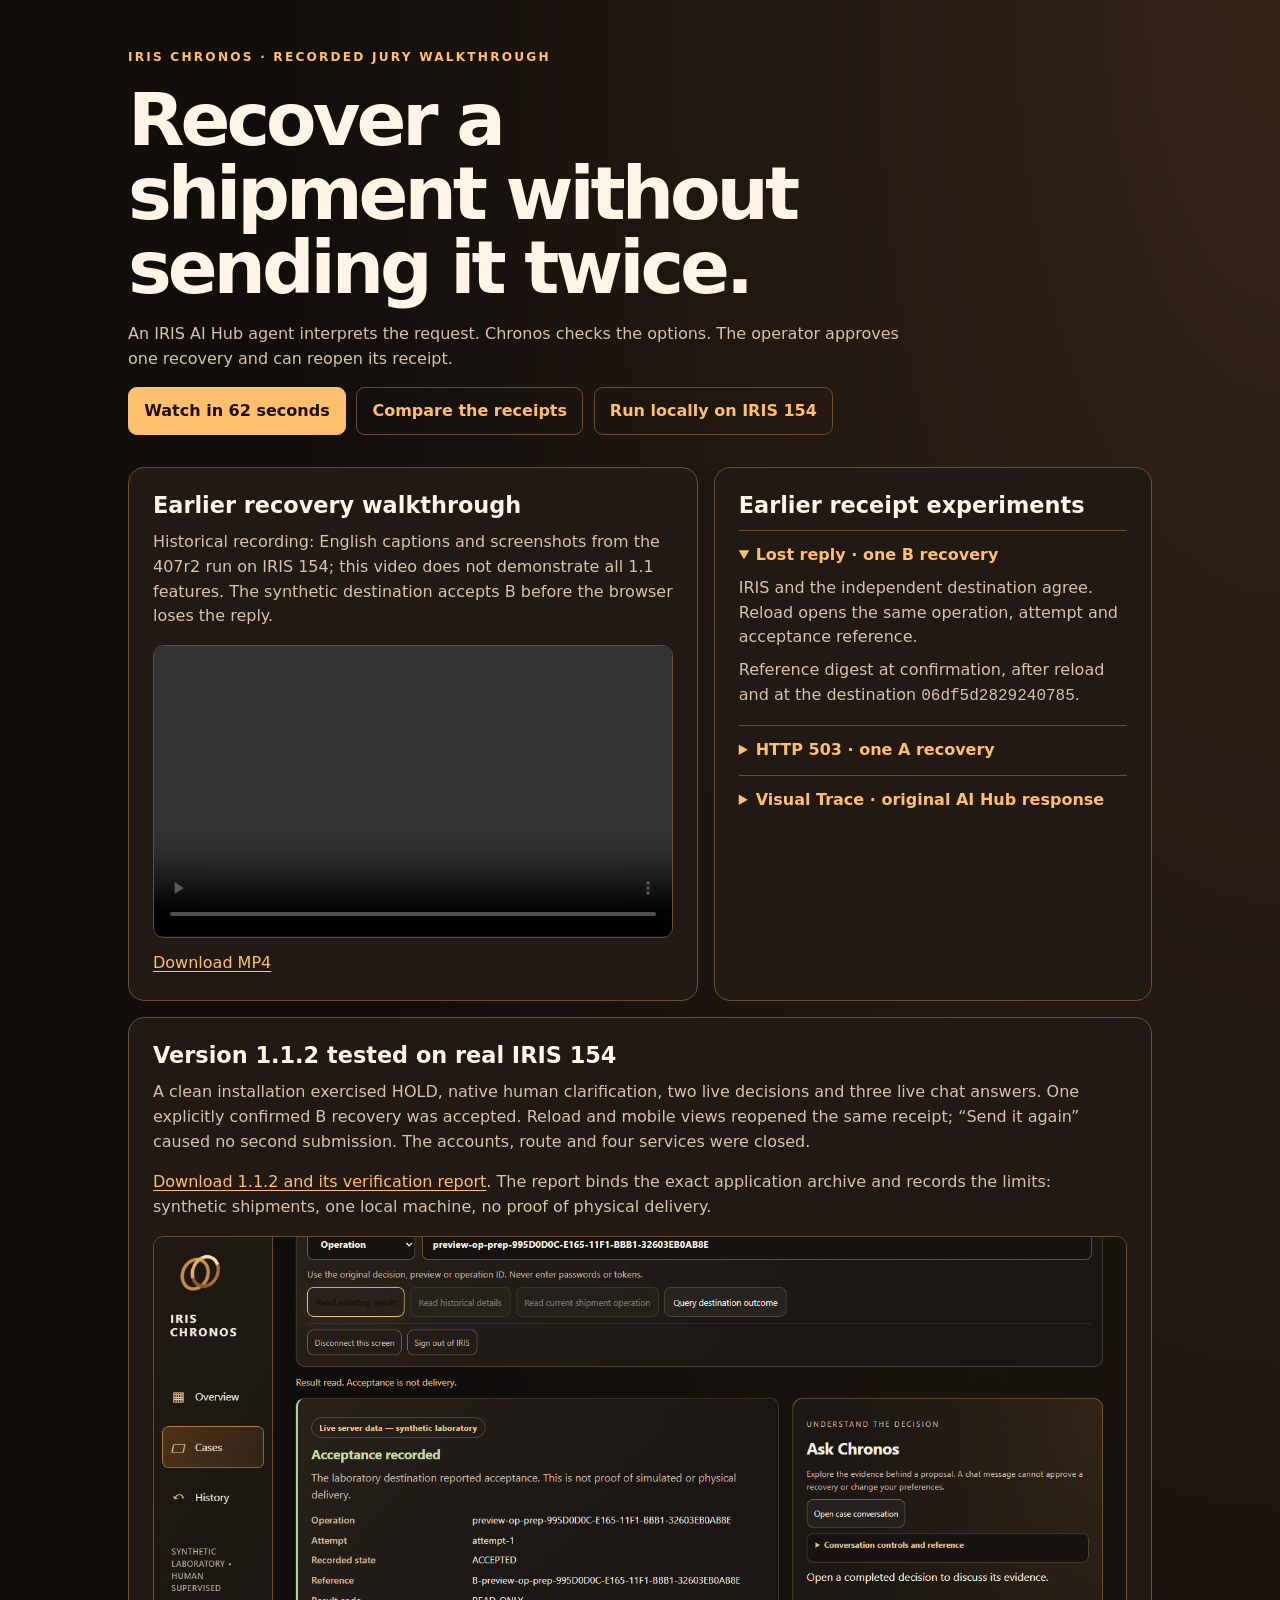
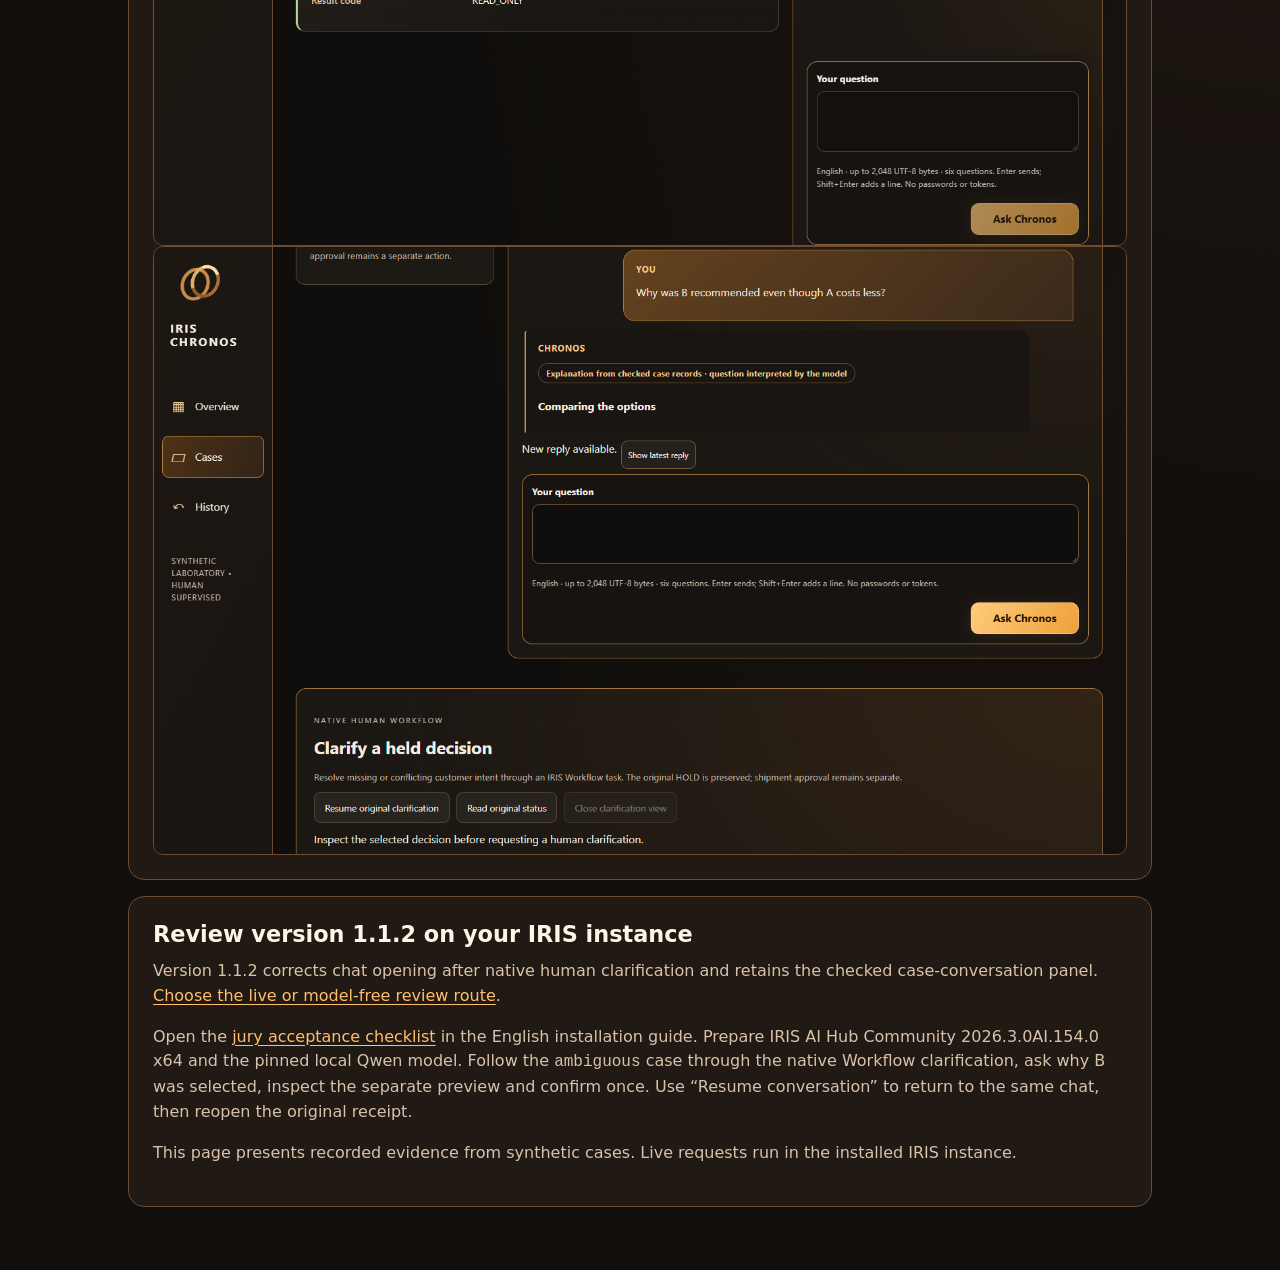
<file: docs/index.html>
<!doctype html>
<html lang="en">
<meta charset="utf-8">
<meta name="viewport" content="width=device-width,initial-scale=1">
<meta http-equiv="Content-Security-Policy" content="default-src 'none'; style-src 'unsafe-inline'; img-src 'self'; media-src 'self'; base-uri 'none'; form-action 'none'">
<title>IRIS Chronos 1.1.2 · Jury walkthrough</title>
<style>
  :root {color-scheme:dark;--ink:#fff4e5;--muted:#d8c2aa;--accent:#ffbf6c;--line:#6c4b32;--panel:#211914}
  * {box-sizing:border-box}
  html {scroll-behavior:auto}
  body {margin:0;background:radial-gradient(ellipse at top right,#352317,transparent 55%),#110e0c;color:var(--ink);font:1rem/1.55 system-ui,sans-serif}
  main {max-width:70rem;margin:auto;padding:clamp(1.25rem,4vw,3rem)}
  header {margin-bottom:2rem;max-width:49rem}
  .brand {font-size:.76rem;font-weight:800;letter-spacing:.18em;text-transform:uppercase;color:var(--accent)}
  h1,h2,p {margin-top:0}
  h1 {font-size:clamp(2.4rem,6vw,4.6rem);line-height:1.01;letter-spacing:-.055em;margin-bottom:1rem;text-wrap:balance}
  h2 {font-size:1.4rem;line-height:1.2;margin-bottom:.7rem}
  p {color:var(--muted);margin-bottom:1rem}
  a {color:var(--accent);text-underline-offset:.2em}
  a:focus-visible,summary:focus-visible,video:focus-visible {outline:2px solid var(--accent);outline-offset:4px}
  .actions {display:flex;gap:.65rem;flex-wrap:wrap}
  .button {display:inline-block;padding:.65rem .95rem;border:1px solid var(--line);border-radius:.55rem;font-weight:700;text-decoration:none}
  .button.primary {color:#1c1007;background:var(--accent);border-color:var(--accent)}
  section {padding:clamp(1rem,3vw,1.5rem);margin:1rem 0;background:var(--panel);border:1px solid var(--line);border-radius:1rem;scroll-margin-top:1rem}
  .walkthrough {display:grid;grid-template-columns:minmax(0,1.3fr) minmax(0,1fr);gap:1rem}
  .walkthrough section {margin:0}
  img.native-ui {display:block;width:100%;height:auto;border:1px solid var(--line);border-radius:.65rem}
  video {display:block;width:100%;aspect-ratio:16/9;background:#100b08;border:1px solid var(--line);border-radius:.65rem;margin:.85rem 0}
  details {padding:.75rem 0;border-top:1px solid var(--line)}
  summary {cursor:pointer;font-weight:700;color:var(--accent)}
  details p {margin:.5rem 0 .25rem}
  code {overflow-wrap:anywhere}
  @media (max-width:50rem) {.walkthrough {grid-template-columns:1fr}}
</style>
<main>
  <header>
    <p class="brand">IRIS Chronos · Recorded jury walkthrough</p>
    <h1>Recover a shipment without sending it twice.</h1>
    <p>An IRIS AI Hub agent interprets the request. Chronos checks the options. The operator approves one recovery and can reopen its receipt.</p>
    <nav class="actions" aria-label="Jury walkthrough">
      <a class="button primary" href="#watch">Watch in 62 seconds</a>
      <a class="button" href="#proof">Compare the receipts</a>
      <a class="button" href="#live">Run locally on IRIS 154</a>
    </nav>
  </header>
  <div class="walkthrough">
    <section id="watch" aria-labelledby="watch-title">
      <h2 id="watch-title">Earlier recovery walkthrough</h2>
      <p>Historical recording: English captions and screenshots from the 407r2 run on IRIS 154; this video does not demonstrate all 1.1 features. The synthetic destination accepts B before the browser loses the reply.</p>
      <video controls playsinline preload="metadata" aria-label="62-second recorded Chronos recovery"><source src="chronos-proof.mp4" type="video/mp4"></video>
      <a href="chronos-proof.mp4" download>Download MP4</a>
    </section>
    <section id="proof" aria-labelledby="proof-title">
      <h2 id="proof-title">Earlier receipt experiments</h2>
      <details open>
        <summary>Lost reply · one B recovery</summary>
        <p>IRIS and the independent destination agree. Reload opens the same operation, attempt and acceptance reference.</p>
        <p>Reference digest at confirmation, after reload and at the destination <code>06df5d2829240785</code>.</p>
      </details>
      <details>
        <summary>HTTP 503 · one A recovery</summary>
        <p>A local fixture returns 503 for the original. Chronos reads its definitive closure. One reconciliation takes the same queued recovery from UNKNOWN to ACCEPTED.</p>
        <p>Reference digest after reconciliation, after reload and at the destination <code>c23faf61d3472af4</code>.</p>
      </details>
      <details>
        <summary>Visual Trace · original AI Hub response</summary>
        <p>The recorded message body shows 2,164 tokens and a 2,479 ms SDK call interval. <a href="visual-trace.png">Open the IRIS graph</a>.</p>
      </details>
    </section>
  </div>
  <section id="current" aria-labelledby="current-title">
    <h2 id="current-title">Version 1.1.2 tested on real IRIS 154</h2>
    <p>A clean installation exercised HOLD, native human clarification, two live decisions and three live chat answers. One explicitly confirmed B recovery was accepted. Reload and mobile views reopened the same receipt; “Send it again” caused no second submission. The accounts, route and four services were closed.</p>
    <p><a href="https://github.com/seypherWork/iris-chronos/releases/tag/v1.1.2">Download 1.1.2 and its verification report</a>. The report binds the exact application archive and records the limits: synthetic shipments, one local machine, no proof of physical delivery.</p>
    <img class="native-ui" src="native-receipt-1.1.2.png" alt="Same accepted operation after reload in the clean IRIS Chronos 1.1.2 test">
    <img class="native-ui" src="native-chat-1.1.2.png" alt="The real 1.1.2 case chat explains why an accepted operation must not be resent">
  </section>
  <section id="live" aria-labelledby="live-title">
    <h2 id="live-title">Review version 1.1.2 on your IRIS instance</h2>
    <p>Version 1.1.2 corrects chat opening after native human clarification and retains the checked case-conversation panel. <a href="https://github.com/seypherWork/iris-chronos#see-it-and-run-it">Choose the live or model-free review route</a>.</p>
    <p>Open the <a href="https://github.com/seypherWork/iris-chronos/blob/v1.1.2/deployment/JURY-ROUTE.md#short-acceptance-checklist">jury acceptance checklist</a> in the English installation guide. Prepare IRIS AI Hub Community 2026.3.0AI.154.0 x64 and the pinned local Qwen model. Follow the <code>ambiguous</code> case through the native Workflow clarification, ask why B was selected, inspect the separate preview and confirm once. Use “Resume conversation” to return to the same chat, then reopen the original receipt.</p>
    <p>This page presents recorded evidence from synthetic cases. Live requests run in the installed IRIS instance.</p>
  </section>
</main>
</html>
</file>
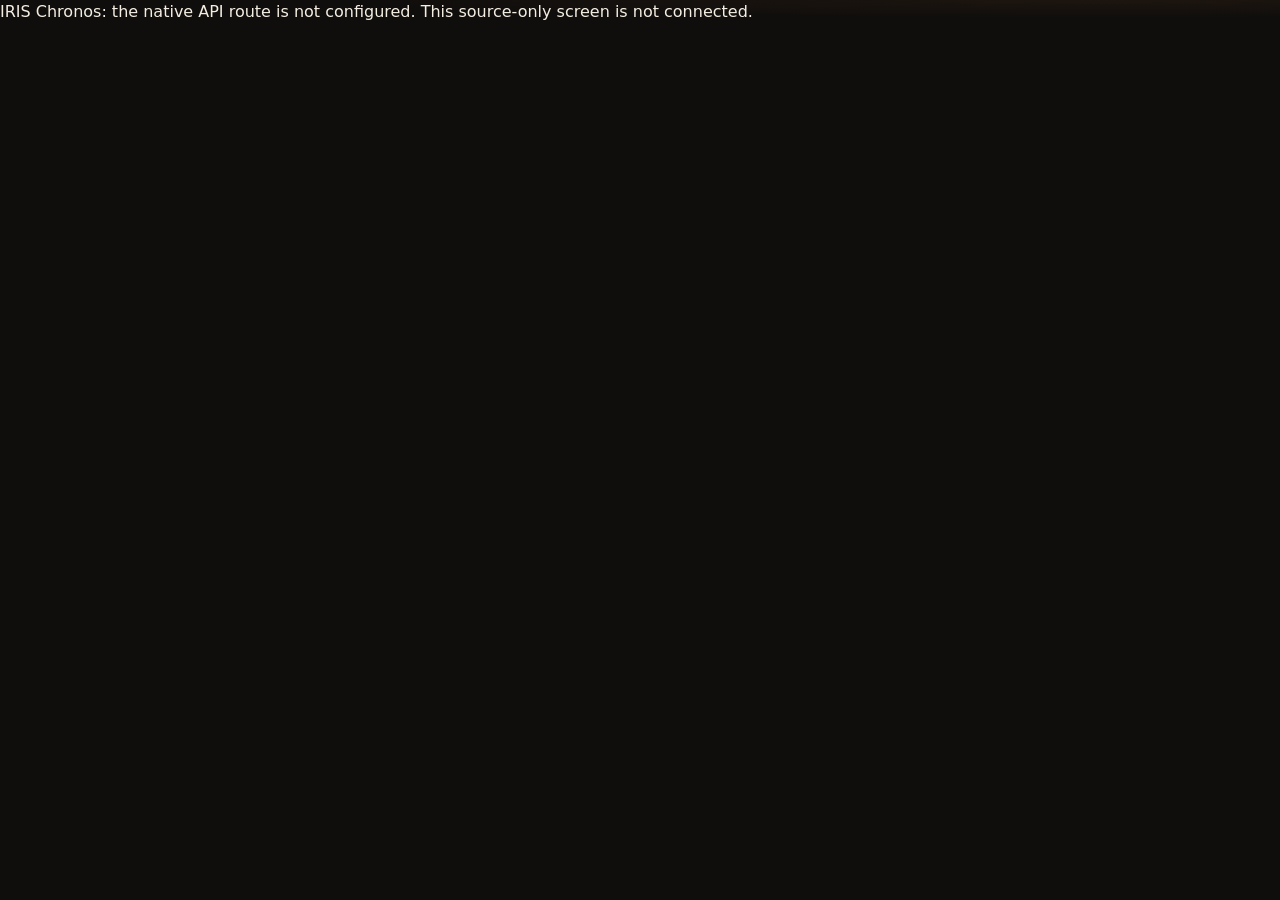
<file: src/chronos_web/index.html>
<!doctype html>
<html lang="en">
<head>
  <meta charset="utf-8">
  <meta name="viewport" content="width=device-width, initial-scale=1">
  <meta name="referrer" content="no-referrer">
  <meta name="chronos-api-base" content="">
  <title>IRIS Chronos — Recovery evidence</title>
  <link rel="stylesheet" href="./screen.css">
  <script type="module" src="./boot.mjs"></script>
</head>
<body>
  <div id="chronos-app">Loading the Chronos screen. No connection has been started.</div>
  <noscript>JavaScript is required to query an existing result. No recovery has been submitted.</noscript>
</body>
</html>
</file>
<file: src/chronos_web/screen.css>
:root{color-scheme:dark;font:16px/1.55 system-ui,-apple-system,"Segoe UI",sans-serif;color:#f4ede1;background:#100e0c;--gold:#ffbc61;--muted:#c5b7a6;--line:#5d4934;--panel:#1d1915;--green:#bad498}
*{box-sizing:border-box}body{margin:0;overflow-wrap:anywhere;background:radial-gradient(ellipse at 86% 2%,#3a25174d,transparent 48%),#100e0c}button,input,select{font:inherit}button{cursor:pointer}button:disabled{cursor:not-allowed;color:#b6a998;background:#27231e;border-color:#584a3b;opacity:.65}button:not(:disabled):hover{border-color:#ffcc85;background:#59391d;color:#fff4e5}button:focus-visible,input:focus-visible,select:focus-visible,summary:focus-visible,[tabindex]:focus-visible{outline:3px solid #ffd392;outline-offset:4px}button,input,select{min-height:46px;border:1px solid #806144;border-radius:10px;padding:10px 15px}input,select{width:100%;min-width:0;background:#15120f;color:#f4ede1}button{background:#25201b;color:#f4ede1;transition:background .12s,border-color .12s}button[type=submit],.chronos-primary{background:linear-gradient(120deg,#ffcb7c,#efa139);border-color:#ffd897;color:#201205;font-weight:750;box-shadow:0 3px 24px #f9a64122}button[type=submit]:not(:disabled):hover,.chronos-primary:not(:disabled):hover{background:#ffd392;color:#201205}button:disabled.chronos-primary{background:#37291b;color:#c0ab8f;box-shadow:none}
.chronos-shell{max-width:1720px;margin:0 auto;display:grid;grid-template-columns:176px minmax(0,1fr);min-height:100vh}.chronos-nav{border-right:1px solid #6c4a2b;background:linear-gradient(120deg,#211a14,#12100e);padding:34px 12px;min-width:0}.chronos-nav-inner{position:sticky;top:28px}.chronos-brand{font-size:1.22rem;font-weight:750;letter-spacing:.19em;line-height:1.15;padding:16px 15px 44px;white-space:pre-line}.chronos-mark{position:relative;display:block;width:54px;height:48px;margin:0 0 18px 28px}.chronos-mark::before,.chronos-mark::after{content:"";position:absolute;border:5px solid #c78c49;border-radius:50%;width:32px;height:40px;transform:rotate(24deg);top:2px;left:0}.chronos-mark::after{left:15px;top:-2px;border-color:#ffe0ac #a76f36 #8f5c2e #e2af70}.chronos-nav nav{display:grid;gap:13px}.chronos-nav button{text-align:left;width:100%;border-color:transparent;background:transparent;display:flex;gap:13px;align-items:center;padding:13px 11px}.chronos-nav button.is-active{border-color:#b78243;background:linear-gradient(110deg,#7e4d1b80,#332419)}.chronos-nav-icon{font-size:1.35rem;color:#eac797;width:24px;text-align:center}.chronos-nav-note{font-size:.73rem;color:var(--muted);padding:28px 14px;letter-spacing:.08em;text-transform:uppercase}.chronos-workspace{min-width:0;padding:24px 34px 40px}
.chronos-hero{position:relative;min-height:282px;overflow:hidden;padding:24px 14px 18px;margin-bottom:20px}.eyebrow{font-size:.7rem;letter-spacing:.2em;text-transform:uppercase;color:var(--muted);position:relative;z-index:1}.chronos-hero h1{position:relative;z-index:1;font-size:clamp(2.7rem,5.3vw,5rem);font-weight:850;letter-spacing:-.035em;line-height:.98;max-width:820px;margin:22px 0 12px;text-transform:uppercase;white-space:pre-line;color:#fff4e2;text-shadow:0 3px 18px #100b07}.chronos-tagline{position:relative;z-index:1;font-size:clamp(1rem,1.7vw,1.45rem);color:#e6d8c5;margin:14px 0}.chronos-hero .chronos-provenance{position:relative;z-index:1;display:inline-block;max-width:100%;background:#18120dd9}.chronos-hero .hint{position:relative;z-index:1;max-width:710px}.chronos-route-art{position:absolute;right:-12px;top:60px;width:48%;height:210px;opacity:.8;pointer-events:none;transform:rotate(-12deg)}.chronos-track{position:absolute;left:4%;right:0;top:155px;height:36px;background:linear-gradient(#b97a3c,#422514 27%,#f4b266 38%,#915124 48%,#2b1910 90%);transform:skewX(-32deg);box-shadow:0 6px 28px #f6a54544;border-top:2px solid #fbd09a}.chronos-arc{position:absolute;left:19%;top:8px;width:65%;height:145px;border:5px solid #ffc469;border-bottom:0;border-radius:180px 180px 0 0;filter:drop-shadow(0 0 7px #ffae4d)}.chronos-arc::after{content:"";position:absolute;right:-9px;bottom:0;border:12px solid transparent;border-top-color:#ffce83;transform:rotate(-22deg)}.chronos-node{position:absolute;width:55px;height:45px;border-radius:50% 50% 30% 30%;background:linear-gradient(100deg,#4d2b18,#dc9d5b 48%,#63371d);border-top:4px solid #ffe1b2;box-shadow:0 8px 16px #0009;top:140px;left:15%}.chronos-node--end{left:80%}.chronos-node--blocked{left:48%;color:#ffd8b0;text-align:center;font-size:1.8rem;font-weight:bold;background:linear-gradient(#a4663d,#321b14);border-top-color:#cd9164}
.chronos-stages{list-style:none;margin:0 0 28px;padding:0;display:grid;grid-template-columns:repeat(3,minmax(0,1fr));border:1px solid #8c6742;border-radius:12px;overflow:hidden;background:linear-gradient(110deg,#49321f,#1c1814)}.chronos-stages li{padding:13px 22px;display:flex;align-items:center;gap:16px;border-right:1px solid #775337;text-transform:uppercase;font-size:.9rem;letter-spacing:.12em}.chronos-stages li:last-child{border:0}.chronos-stages strong{font-size:2rem;color:#e6bf8c;font-weight:550}.chronos-stages li.is-current{background:linear-gradient(110deg,#633b13,#b37734);color:#fff6e8}.chronos-stages li.is-current strong{color:#ffdfaa}
h2{font-size:1.25rem;letter-spacing:-.015em;margin:0 0 14px}h3{font-size:1rem}p{margin:12px 0}.chronos-provenance{font-size:.73rem;font-weight:700;letter-spacing:.04em;color:#f3c88a;border:1px solid #6d4e2c;border-radius:30px;padding:5px 11px;width:fit-content;max-width:100%}.hint{color:var(--muted);font-size:.84rem}form,.chronos-result,.chronos-recovery,.chronos-consent,.chronos-limits{border:1px solid var(--line);border-radius:14px;background:linear-gradient(130deg,#28211b,#191613 70%);padding:24px;min-width:0}form{display:grid;grid-template-columns:190px minmax(0,1fr);gap:14px;border-top-color:#9b713e}label{display:flex;flex-direction:column;gap:7px;font-size:.88rem;font-weight:650}form .hint,.actions{grid-column:1/-1}.actions{display:flex;flex-wrap:wrap;gap:10px}.actions button{font-size:.85rem}form .hint{margin:0}form .chronos-session-actions{padding-top:8px;border-top:1px solid #483929}.chronos-session-actions button{font-size:.78rem;color:var(--muted);padding:6px 12px;min-height:38px;background:transparent}.chronos-screen-status{padding:8px 0;color:#e6c190;font-size:.87rem;min-height:32px}[role=status]{overflow-wrap:anywhere}.chronos-review-layout{min-width:0}.chronos-result{margin:0 0 20px;border-left:3px solid #c18b4d}.chronos-result--warning{border-left-color:#ffbe63}.chronos-result--error{border-left-color:#f5897e}.chronos-result--success{border-left-color:var(--green)}.chronos-result--error>h2{color:#ffada3}.chronos-result--success>h2{color:#c5dda6}.chronos-result>p:not(.chronos-provenance){color:var(--muted)}dl{display:grid;grid-template-columns:minmax(140px,1fr) minmax(0,2fr);gap:8px 22px;font-size:.88rem}dt{color:#d9bd98;font-weight:600}dd{margin:0;white-space:pre-wrap;overflow-wrap:anywhere}.chronos-detail-section{border-top:1px solid #4e3c2b;margin-top:22px;padding-top:16px;min-width:0}.chronos-detail-section>p{color:var(--muted);font-size:.85rem}.chronos-fold{border:1px solid #57432e;border-radius:10px;margin:16px 0;padding:12px 16px;background:#171310}.chronos-fold summary{cursor:pointer;font-weight:650;color:#e9c797;min-height:30px}.chronos-fold summary h3{display:inline;font:inherit}.chronos-fold[open] summary{margin-bottom:14px}.chronos-table-scroll{max-width:100%;overflow-x:auto;margin:12px 0}.chronos-table-scroll table{border-collapse:collapse;width:100%;min-width:640px;font-size:.86rem}.chronos-table-scroll caption{text-align:left;margin-bottom:10px;color:#d8ba95}.chronos-table-scroll th,.chronos-table-scroll td{border-bottom:1px solid #59432d;text-align:left;padding:12px;vertical-align:top}.chronos-table-scroll th{background:#36291c;color:#f1c895}
.chronos-options{display:grid;grid-template-columns:1fr 1fr;gap:20px;margin:18px 0}.chronos-option{position:relative;border:1px solid #776049;border-radius:14px;padding:22px;background:linear-gradient(135deg,#302820,#1b1815);min-width:0}.chronos-option--proposed{border:2px solid #ffca78;box-shadow:0 0 18px #ec9b2633,inset 0 1px 18px #b56c1820;background:linear-gradient(135deg,#48301a,#201a13)}.chronos-option h4{font-size:1.15rem;letter-spacing:.08em;margin:0 0 16px;text-transform:uppercase}.chronos-option-badge{display:inline-block;padding:4px 9px;background:#ffc56f;color:#251403;border-radius:7px;font-size:.72rem;font-weight:700;margin-bottom:12px}.chronos-option dl{grid-template-columns:1fr;gap:2px;margin-bottom:0}.chronos-option dt{font-size:.74rem;color:var(--muted)}.chronos-option dd{font-size:1rem;margin-bottom:10px}.chronos-option dd.chronos-cost{font-size:1.7rem;font-weight:650;color:#ffe5bf}.chronos-option small{font-size:.74rem;color:var(--muted)}
.chronos-recovery{margin:24px 0}.chronos-recovery>p{color:var(--muted);font-size:.86rem}.chronos-recovery .actions{margin-top:16px}.chronos-limits{margin-top:24px;background:#171310}.chronos-limits p{font-size:.84rem;color:var(--muted)}.chronos-consent{display:grid;grid-template-columns:minmax(0,1fr) minmax(290px,340px);align-items:start;gap:24px;background:transparent;border:0;padding:0;margin:20px 0}.chronos-consent-controls{grid-column:2;border:1px solid #bb7d39;border-radius:14px;background:radial-gradient(ellipse at 0 0,#89512499,transparent 65%),linear-gradient(130deg,#302318,#1c1611);padding:26px;min-width:0}.chronos-consent-controls>h2{text-transform:uppercase;font-size:1.5rem;letter-spacing:.07em}.chronos-consent-controls>p{font-size:.85rem}.chronos-consent-controls>button{width:100%;margin:8px 0}.chronos-consent-controls .actions{display:grid;grid-template-columns:1fr;gap:10px}.chronos-consent-controls .actions button{width:100%}.chronos-consent-body{grid-column:1;grid-row:1;min-width:0}.chronos-consent-body:empty{display:none}.chronos-consent:not(:has(.chronos-consent-body:not(:empty))){display:block}.chronos-consent:not(:has(.chronos-consent-body:not(:empty))) .chronos-consent-controls{max-width:none}.chronos-consent:not(:has(.chronos-consent-body:not(:empty))) .chronos-consent-controls>.chronos-primary{max-width:360px}.chronos-consent-ack{display:flex;flex-direction:row;align-items:flex-start;gap:12px;margin:24px 0;padding-top:18px;border-top:1px solid #87633a;font-size:.85rem}.chronos-consent-ack input{width:24px;height:24px;min-height:24px;flex-shrink:0;margin:0;accent-color:#ffbc61}.chronos-preparation-select{margin:14px 0}.chronos-consent-controls .chronos-provenance{font-size:.7rem}
@media(min-width:1200px){.chronos-consent-controls{position:sticky;top:20px;max-height:calc(100vh - 40px);overflow-y:auto;scrollbar-color:#9d733e #241b13}}
@media(max-width:1100px){.chronos-shell{grid-template-columns:144px minmax(0,1fr)}.chronos-workspace{padding:22px}.chronos-consent{grid-template-columns:minmax(0,1fr)}.chronos-consent-controls,.chronos-consent-body{grid-column:1;grid-row:auto}.chronos-consent-body{order:0}.chronos-consent-controls{order:1}.chronos-brand{font-size:1rem;padding-left:7px}.chronos-stages li{padding:12px;gap:8px;font-size:.76rem}.chronos-hero{min-height:260px}.chronos-route-art{opacity:.45}}
@media(max-width:700px){.chronos-shell{display:block}.chronos-nav{padding:12px 16px;border-right:0;border-bottom:1px solid #76512d}.chronos-nav-inner{position:static;display:flex;align-items:center;gap:12px}.chronos-brand{font-size:.75rem;letter-spacing:.12em;padding:0;white-space:normal;max-width:78px}.chronos-mark{display:none}.chronos-nav nav{display:flex;flex:1;gap:4px;justify-content:flex-end}.chronos-nav button{padding:9px 7px;font-size:.75rem;min-height:44px;width:auto;gap:6px}.chronos-nav-icon{display:none}.chronos-nav-note{display:none}.chronos-workspace{padding:16px}.chronos-hero{min-height:0;padding:12px 0 18px;margin-bottom:8px}.chronos-hero h1{font-size:clamp(2.35rem,10vw,4rem);margin-top:20px}.chronos-tagline{font-size:1rem;max-width:300px}.chronos-route-art{opacity:.25;width:85%;right:-50px;top:70px;transform:rotate(-15deg)}.chronos-stages{margin-bottom:18px}.chronos-stages li{padding:10px 8px;display:block;font-size:.64rem;letter-spacing:.04em}.chronos-stages strong{display:block;font-size:1.4rem}form{grid-template-columns:1fr;padding:18px}dl{grid-template-columns:1fr;gap:3px}dd{margin-bottom:12px}.actions button{width:100%}.chronos-result,.chronos-consent-controls,.chronos-recovery,.chronos-limits{padding:18px}.chronos-options{gap:12px}.chronos-option{padding:14px}.chronos-option h4{font-size:1rem}.chronos-option dd{font-size:.85rem}.chronos-option dd.chronos-cost{font-size:1.4rem}.chronos-option-badge{font-size:.65rem}.chronos-fold{padding:12px}.chronos-consent{gap:4px}.chronos-result h2{font-size:1.2rem}.chronos-provenance{font-size:.68rem}}
@media(prefers-reduced-motion:reduce){*{scroll-behavior:auto!important;transition:none!important}}@media(forced-colors:active){button,.chronos-option,.chronos-consent-controls{border:1px solid ButtonText}.chronos-route-art{display:none}}

/* Visual review174: keep the complete brand legible and the case above the fold. */
.chronos-brand{font-size:1.08rem;letter-spacing:.13em;padding-left:12px;padding-right:4px;overflow-wrap:normal}
.chronos-hero h1{font-size:clamp(2.7rem,4.5vw,4.5rem);max-width:950px}
.chronos-hero{padding-top:10px;min-height:260px}
.chronos-hero .hint{font-size:.78rem;margin:8px 0}.chronos-hero .eyebrow{margin-top:4px}
@media(max-width:1100px){.chronos-brand{font-size:.9rem;letter-spacing:.1em;padding-left:5px}.chronos-hero h1{font-size:clamp(2.5rem,5vw,3.8rem)}}
@media(max-width:700px){.chronos-brand{font-size:.75rem;letter-spacing:.09em;padding:0}.chronos-hero h1{font-size:clamp(2.2rem,9.5vw,3.8rem)}.chronos-hero{min-height:0}}

.chronos-exact-summary{border:1px solid #bf8847;border-radius:12px;padding:18px;margin:20px 0;background:linear-gradient(110deg,#5b391b55,#241b13)}
.chronos-exact-summary>h3{font-size:1.12rem;color:#ffe0b0;margin:0}.chronos-exact-summary .chronos-options{margin:12px 0;gap:16px}
.chronos-current-value{min-width:0;padding:12px;border-left:2px solid #bb803d}.chronos-current-value p{font-size:.8rem;color:#d4bd9d;margin:0 0 6px}.chronos-current-value strong{font-size:1.25rem;display:block;color:#ffe8c6;overflow-wrap:anywhere}.chronos-current-value small{display:block;font-size:.75rem;margin-top:9px;color:#cbb798}
@media(max-width:700px){.chronos-exact-summary .chronos-options{grid-template-columns:1fr}.chronos-current-value strong{font-size:1.2rem}}

/* Case conversation: plain-text explanations, separate from approval. */
.chronos-conversation{border:1px solid #976d3b;border-radius:16px;padding:26px;margin:24px 0;background:radial-gradient(ellipse at 100% 0,#70472144,transparent 60%),#1b1713;min-width:0}
.chronos-conversation>h2{font-size:1.8rem;margin-bottom:8px}.chronos-chat-transcript{display:grid;gap:14px;min-width:0;margin:20px 0}.chronos-chat-question,.chronos-chat-answer{border:1px solid #61503d;border-radius:14px;padding:18px;min-width:0;max-width:100%}.chronos-chat-question{margin-left:12%;background:#382819;border-color:#9d713c}.chronos-chat-answer{margin-right:5%;background:#171411;border-left:3px solid #e9b267}.chronos-chat-transcript h3{margin:0;font-size:.8rem;letter-spacing:.08em;text-transform:uppercase;color:#f7c583}.chronos-chat-transcript p{white-space:pre-wrap;overflow-wrap:anywhere}.chronos-chat-answer-text{font-size:1rem;line-height:1.7}.chronos-chat-boundary{padding:12px;border:1px solid #966e3f;border-radius:8px;background:#382716;color:#ffe1b5}.chronos-chat-composer{display:flex;flex-direction:column;padding:18px;background:#171310}.chronos-chat-composer textarea{font:inherit;color:inherit;line-height:1.5;background:#100e0c;border:1px solid #806144;border-radius:9px;padding:12px;width:100%;resize:vertical;min-height:100px;max-height:400px}.chronos-chat-composer textarea:focus-visible{outline:3px solid #ffd392;outline-offset:3px}.chronos-chat-composer textarea:disabled{opacity:.6}.chronos-chat-composer button{align-self:flex-end;min-width:160px}.chronos-chat-prompts{margin:18px 0}.chronos-chat-prompts button{font-size:.8rem}.chronos-chat-refs{overflow-wrap:anywhere}
@media(max-width:700px){.chronos-conversation{padding:18px}.chronos-chat-question{margin-left:6%}.chronos-chat-answer{margin-right:0}.chronos-chat-composer{padding:14px}.chronos-chat-composer button{width:100%}.chronos-chat-transcript article{padding:14px}}

/* Keep the complete message history scrollable without pushing the composer
   below every previous answer. This does not change any command state. */
.chronos-chat-transcript{max-height:clamp(160px,36vh,360px);max-height:clamp(160px,36svh,360px);overflow:auto;align-content:start;scrollbar-gutter:stable;scrollbar-color:#b7854a #171310;padding:4px 8px 4px 4px}
.chronos-chat-transcript:empty{padding:0}
.chronos-chat-transcript:focus-visible{outline:3px solid #ffd392;outline-offset:4px;border-radius:8px}
@media(max-width:700px){.chronos-chat-prompts{flex-wrap:nowrap;overflow-x:auto;padding-bottom:6px;scrollbar-color:#b7854a #171310}.chronos-chat-prompts button{flex:0 0 auto;width:auto;white-space:nowrap}}
@media print{.chronos-chat-transcript{max-height:none;overflow:visible}.chronos-chat-prompts{flex-wrap:wrap;overflow:visible}}

.chronos-outcome-notice:not([hidden]){display:flex;align-items:center;gap:12px 20px;flex-wrap:wrap;margin:0 0 16px;padding:12px 16px;border:1px solid #e5a45a;border-radius:12px;background:#332317;color:#ffe1b3}
.chronos-outcome-notice p{flex:1 1 280px;margin:0;font-weight:650;font-size:.9rem}
@media(max-width:700px){.chronos-outcome-notice:not([hidden]){position:sticky;top:8px;z-index:2}}

/* Human clarification stays visually separate from shipment approval. */
.chronos-workflow{border:1px solid #a97b45;border-radius:16px;padding:26px;margin:24px 0;min-width:0;background:radial-gradient(ellipse at 100% 0,#70472144,transparent 65%),#1b1713}
.chronos-workflow>h2{font-size:1.65rem;margin-bottom:8px}.chronos-workflow-refs{overflow-wrap:anywhere}
.chronos-workflow-form{grid-template-columns:minmax(180px,.7fr) minmax(0,1.3fr);margin:20px 0;background:#171310}
.chronos-workflow-form textarea{font:inherit;color:inherit;background:#100e0c;border:1px solid #806144;border-radius:9px;padding:12px;width:100%;resize:vertical;min-height:90px;max-height:240px}
.chronos-workflow-form textarea:focus-visible{outline:3px solid #ffd392;outline-offset:3px}
.chronos-workflow-form textarea:disabled{opacity:.6}.chronos-workflow-ack{grid-column:1/-1;display:flex;flex-direction:row;align-items:flex-start;gap:12px;font-weight:450}
.chronos-workflow-ack input{width:20px;min-width:20px;min-height:20px;margin-top:3px;accent-color:#ffbc61}
.chronos-workflow-form>button{grid-column:1/-1;justify-self:end}
@media(max-width:700px){.chronos-workflow{padding:18px}.chronos-workflow-form{grid-template-columns:1fr;padding:14px}.chronos-workflow-form>button{width:100%}}

/* Compact workspace: original Chronos palette, logo and authorization states. */
.chronos-workspace{padding-top:16px}
.chronos-hero{min-height:0;padding:6px 10px 10px;margin-bottom:12px}
.chronos-hero h1{font-size:clamp(2.25rem,3.7vw,3.65rem);line-height:1.02;margin:12px 0 8px;max-width:900px}
.chronos-hero p{margin:6px 0}.chronos-hero .eyebrow{margin:0;font-size:.66rem;letter-spacing:.15em}
.chronos-tagline{font-size:1.05rem}.chronos-hero .chronos-provenance{font-size:.7rem;line-height:1.4;padding:4px 10px}
.chronos-hero .hint{margin:6px 0;font-size:.77rem}
.chronos-route-art{width:35%;height:170px;top:24px;right:10px;opacity:.48;transform:rotate(-12deg) scale(.8)}
.chronos-stages{margin-bottom:16px;overflow:visible}.chronos-stages li{position:relative;gap:10px;padding:11px 18px;font-size:.76rem;letter-spacing:.08em}
.chronos-stages li:first-of-type{border-radius:11px 0 0 11px}.chronos-stages li:last-of-type{border-radius:0 11px 11px 0}
.chronos-stages strong{font-size:.86rem;font-weight:700;opacity:.85}.chronos-stage-icon{font-size:1.5rem;line-height:1;color:#ffdb9f}
.chronos-stage-arrow{position:absolute;right:-10px;z-index:1;border:1px solid #80603f;border-radius:50%;width:22px;height:22px;display:grid;place-items:center;background:#2b2118;color:#f3c88a;line-height:1;font-size:.85rem}
.chronos-workspace>form{padding:16px;gap:10px;grid-template-columns:160px minmax(0,1fr)}
.chronos-workspace>form .actions{gap:8px}.chronos-workspace>form .actions button{font-size:.8rem;min-height:44px;padding:8px 12px}
.chronos-workspace>form .chronos-session-actions{padding-top:8px;margin-top:0}.chronos-workspace>form .chronos-session-actions button{min-height:38px;font-size:.75rem;padding:5px 10px}
.chronos-screen-status{margin:8px 0;padding:4px 0;min-height:28px}
.chronos-case-layout{display:grid;grid-template-columns:minmax(0,1fr);gap:20px;align-items:start;min-width:0}
.chronos-current-result{min-width:0}.chronos-current-result:empty{display:none}
.chronos-case-layout>.chronos-conversation{margin:0 0 20px;padding:20px;min-width:0}
.chronos-case-layout>.chronos-conversation>h2{font-size:1.5rem}.chronos-case-layout>.chronos-conversation>.actions{gap:6px}
.chronos-case-layout>.chronos-conversation>.actions button{font-size:.74rem;min-height:42px;padding:7px 10px}
.chronos-case-layout>.chronos-conversation p.hint{font-size:.78rem}.chronos-case-layout>.chronos-conversation>p{margin:9px 0}
.chronos-case-layout>.chronos-conversation .chronos-chat-composer{padding:14px}.chronos-case-layout>.chronos-conversation .chronos-chat-composer textarea{min-height:82px}
.chronos-result{padding:20px;margin-bottom:16px}.chronos-result>h2{margin-bottom:8px}.chronos-result>p{margin:8px 0}
.chronos-detail-section{margin-top:16px;padding-top:12px}.chronos-options{gap:14px;margin:14px 0}.chronos-option{padding:16px}
.chronos-fold{margin:12px 0;padding:10px 14px}.chronos-fold summary{min-height:32px;display:list-item}
@media(min-width:1200px){
 .chronos-case-layout:has(>.chronos-current-result:not(:empty)):has(>.chronos-conversation:not([hidden])){grid-template-columns:minmax(0,1.4fr) minmax(340px,.9fr)}
 .chronos-case-layout:has(>.chronos-current-result:not(:empty))>.chronos-conversation:not([hidden]){position:sticky;top:18px}
}
@media(max-width:700px){
 .chronos-workspace{padding:12px}.chronos-nav{padding:10px 12px}
 .chronos-hero{padding:6px 0 8px;margin-bottom:8px}.chronos-hero h1{font-size:clamp(1.75rem,7.2vw,2.4rem);margin:10px 0 6px}
 .chronos-hero .eyebrow{font-size:.61rem;letter-spacing:.1em}.chronos-tagline{font-size:.95rem}
 .chronos-hero .chronos-provenance{font-size:.66rem;padding:3px 8px}.chronos-hero .hint{font-size:.72rem}
 .chronos-route-art{width:60%;right:-70px;top:30px;opacity:.2}
 .chronos-stages{margin-bottom:12px}.chronos-stages li{display:grid;grid-template-columns:auto 1fr;gap:3px 6px;padding:9px 10px;font-size:.6rem;letter-spacing:.01em}
 .chronos-stages li>span:not(.chronos-stage-icon):not(.chronos-stage-arrow){grid-column:1/-1}.chronos-stage-icon{font-size:1.1rem}.chronos-stages strong{font-size:.72rem}
 .chronos-stage-arrow{right:-8px;width:18px;height:18px;font-size:.7rem;top:17px}
 .chronos-workspace>form{grid-template-columns:minmax(100px,.42fr) minmax(0,1fr);padding:14px;gap:9px}
 .chronos-workspace>form label{font-size:.78rem}.chronos-workspace>form input,.chronos-workspace>form select{min-height:44px;padding:8px}
 .chronos-workspace>form .actions:not(.chronos-session-actions){display:grid;grid-template-columns:1fr 1fr}
 .chronos-workspace>form .actions button{font-size:.72rem;line-height:1.35;padding:8px;min-height:44px}
 .chronos-workspace>form .chronos-session-actions{display:flex;flex-wrap:nowrap}.chronos-workspace>form .chronos-session-actions button{width:auto;flex:1}
 .chronos-workspace>form .hint{font-size:.72rem}.chronos-screen-status{font-size:.77rem}
 .chronos-case-layout{gap:12px}.chronos-case-layout>.chronos-conversation,.chronos-result{padding:16px}
 .chronos-case-layout>.chronos-conversation{position:static}.chronos-options{gap:10px}.chronos-option{padding:12px}
 .chronos-consent-controls{position:static}
}

/* Chat: validated replies arrive as messages; pending dots track real requests. */
.chronos-conversation-context{min-width:0;padding:20px;border:1px solid var(--line);border-radius:14px;background:#1d1915}
.chronos-conversation-context[hidden]{display:none}.chronos-conversation-context h2{font-size:1.1rem}.chronos-conversation-context p{font-size:.84rem;color:var(--muted)}
.chronos-chat-question{border-radius:18px 18px 4px 18px;margin-left:18%;background:linear-gradient(135deg,#64421e,#3b2a1b);border-color:#a57842}
.chronos-chat-answer{border:0;border-left:2px solid #c49558;border-radius:4px 16px 16px 16px;margin-right:8%;padding:16px 18px;background:#181512}
.chronos-chat-answer-text{line-height:1.65}.chronos-chat-transcript{max-height:46vh;max-height:46svh;min-height:120px}
.chronos-chat-composer{position:sticky;bottom:0;z-index:1;border-color:#aa7d45;box-shadow:0 -12px 18px #1b1713eb;border-radius:16px}
.chronos-chat-composer textarea{border-color:#745b3f!important;border-radius:12px!important;min-height:80px}
.chronos-chat-composer .hint{font-size:.72rem;margin:5px 0}.chronos-chat-composer button{border-radius:12px}
.chronos-chat-pending:not([hidden]){display:flex;align-items:center;gap:10px;padding:10px 14px;font-size:.8rem;color:#edc78f}
.chronos-chat-pending-dots{letter-spacing:3px;animation:chronos-wait 1.2s ease-in-out infinite}
@keyframes chronos-wait{50%{opacity:.4}}
@media(min-width:1200px){.chronos-case-layout:has(>.chronos-conversation-context:not([hidden])){grid-template-columns:minmax(220px,.5fr) minmax(0,1.5fr)}}
@media(max-width:700px){.chronos-conversation-context{padding:14px}.chronos-conversation-context p{margin:6px 0}.chronos-chat-question{margin-left:8%}.chronos-chat-answer{margin-right:0}.chronos-chat-transcript{max-height:42vh;max-height:42svh}.chronos-chat-composer{bottom:6px}.chronos-chat-pending{font-size:.75rem}}
@media(prefers-reduced-motion:reduce){.chronos-chat-pending-dots{animation:none}}

.chronos-stage-icon--0::before{content:"\25ce"}.chronos-stage-icon--1::before{content:"\25c7"}.chronos-stage-icon--2::before{content:"\2197"}.chronos-stage-arrow::before{content:"\2192"}

.chronos-case-layout>.chronos-conversation[data-chat-active=true]{display:flex;flex-direction:column;max-height:calc(100svh - 36px);overflow:hidden}
.chronos-conversation[data-chat-active=true]>.chronos-chat-transcript{flex:1 1 auto;min-height:160px;max-height:none;margin:12px 0}
.chronos-conversation[data-chat-active=true]>:not(.chronos-chat-transcript){flex-shrink:0}
.chronos-chat-setup{margin:8px 0!important;padding:7px 12px!important}.chronos-chat-setup summary{font-size:.76rem;min-height:28px}.chronos-chat-setup .actions{margin:8px 0}
.chronos-conversation[data-chat-active=true] .chronos-chat-composer{box-shadow:none;margin:8px 0 0}
@media(max-width:700px){.chronos-case-layout>.chronos-conversation[data-chat-active=true]{max-height:calc(100svh - 24px)}.chronos-conversation[data-chat-active=true]>.chronos-chat-transcript{min-height:150px}.chronos-conversation[data-chat-active=true]>h2{margin-bottom:4px}.chronos-conversation[data-chat-active=true]>.hint{font-size:.72rem;line-height:1.4}}
.chronos-conversation[data-chat-ready=true]>.chronos-chat-launch{display:none}.chronos-conversation[data-has-turns=true][data-recorded=false]>.chronos-chat-prompts{display:none}
</file>
